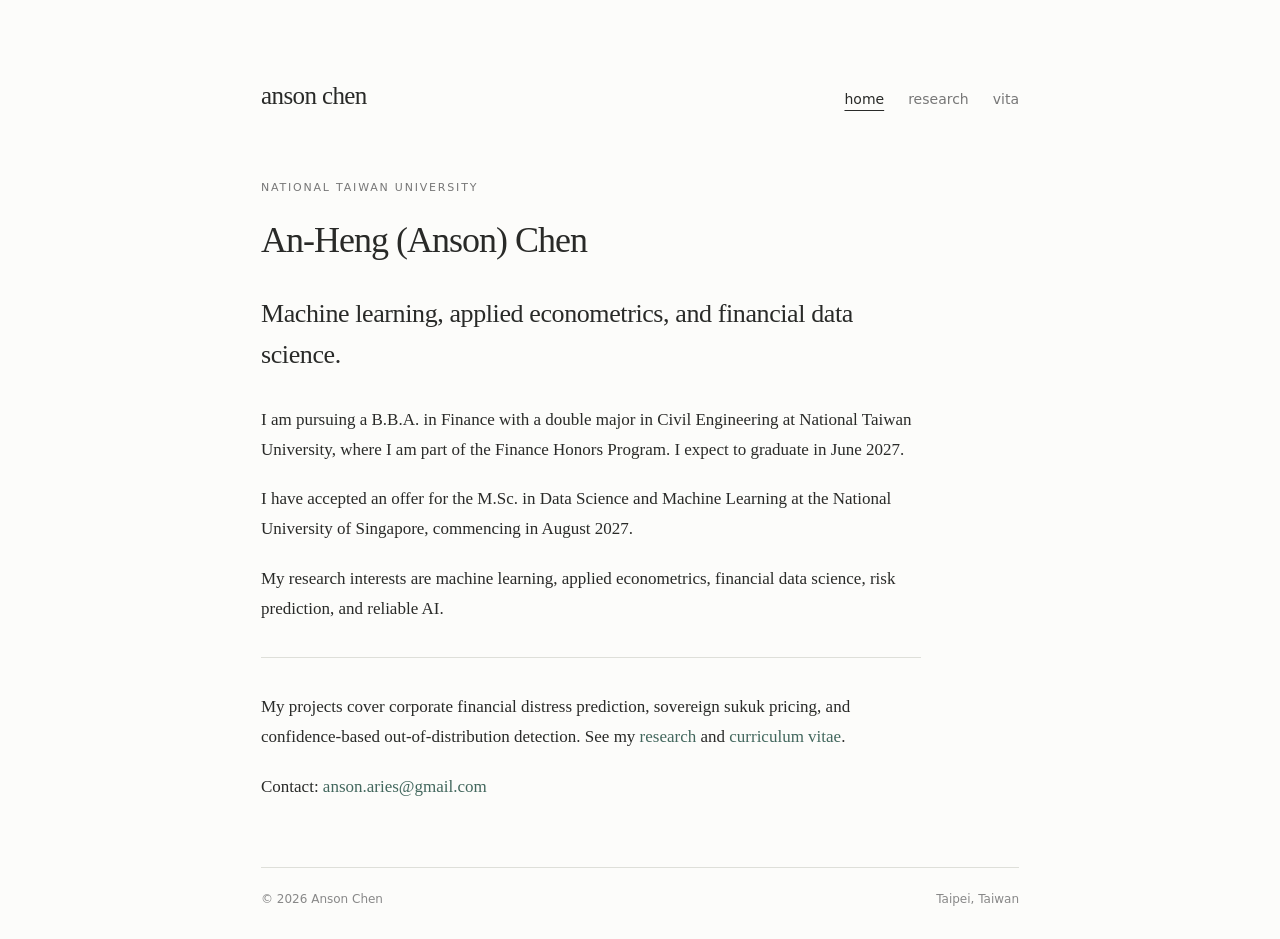
<file: index.html>
<!doctype html><html lang="en"><head><meta charset="utf-8"><meta name="viewport" content="width=device-width,initial-scale=1"><title>Home · Anson Chen</title><meta name="description" content="Anson Chen — finance undergraduate at National Taiwan University. Research interests, experience, and curriculum vitae."><link rel="stylesheet" href="style.css"></head><body><div class="wrap"><header><a class="brand" href="index.html">anson chen</a><nav aria-label="Main navigation"><a href="index.html" aria-current="page">home</a><a href="research.html">research</a><a href="vita.html">vita</a></nav></header><main><div class="eyebrow">National Taiwan University</div><h1>An-Heng (Anson) Chen</h1><p class="lead">Machine learning, applied econometrics, and financial data science.</p><p>I am pursuing a B.B.A. in Finance with a double major in Civil Engineering at National Taiwan University, where I am part of the Finance Honors Program. I expect to graduate in June 2027.</p><p>I have accepted an offer for the M.Sc. in Data Science and Machine Learning at the National University of Singapore, commencing in August 2027.</p><p>My research interests are machine learning, applied econometrics, financial data science, risk prediction, and reliable AI.</p><hr><p>My projects cover corporate financial distress prediction, sovereign sukuk pricing, and confidence-based out-of-distribution detection. See my <a href="research.html">research</a> and <a href="vita.html">curriculum vitae</a>.</p><p>Contact: <a href="mailto:anson.aries@gmail.com">anson.aries@gmail.com</a></p></main><footer><span>© 2026 Anson Chen</span><span>Taipei, Taiwan</span></footer></div></body></html>
</file>
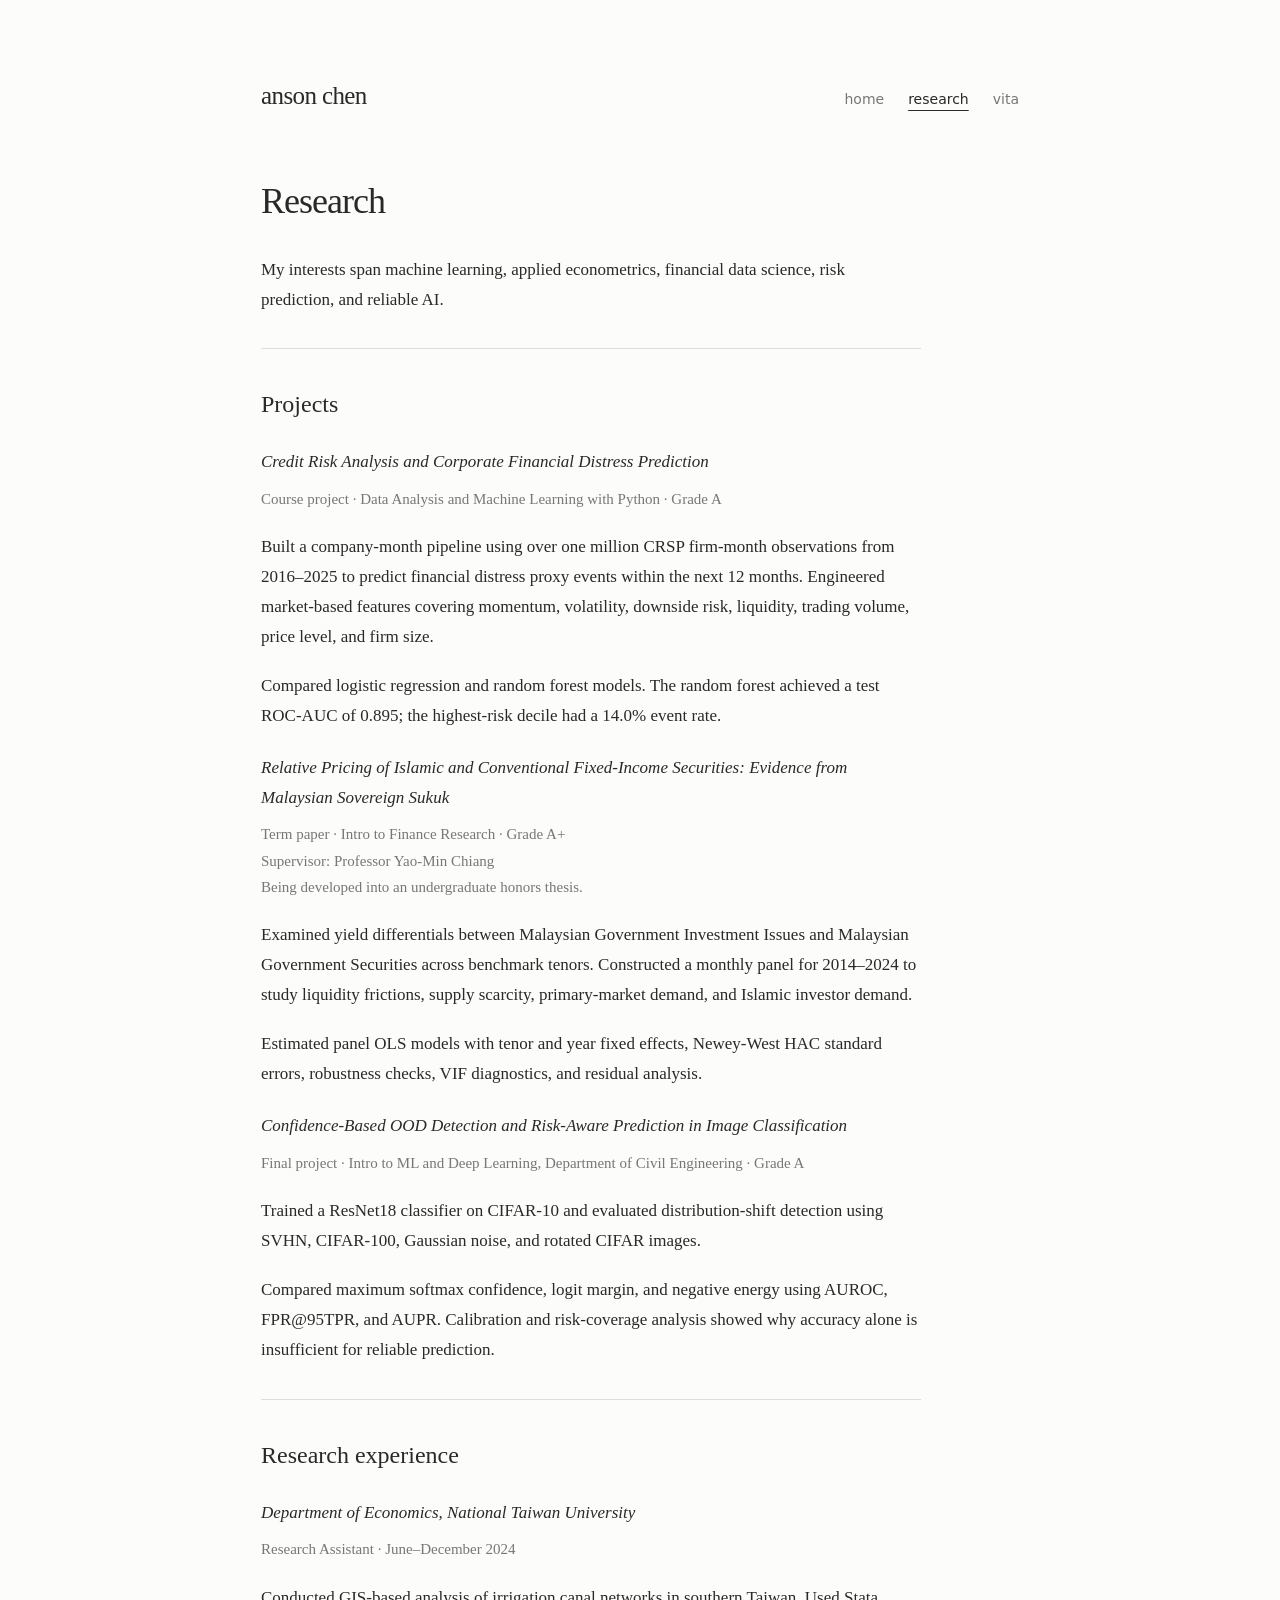
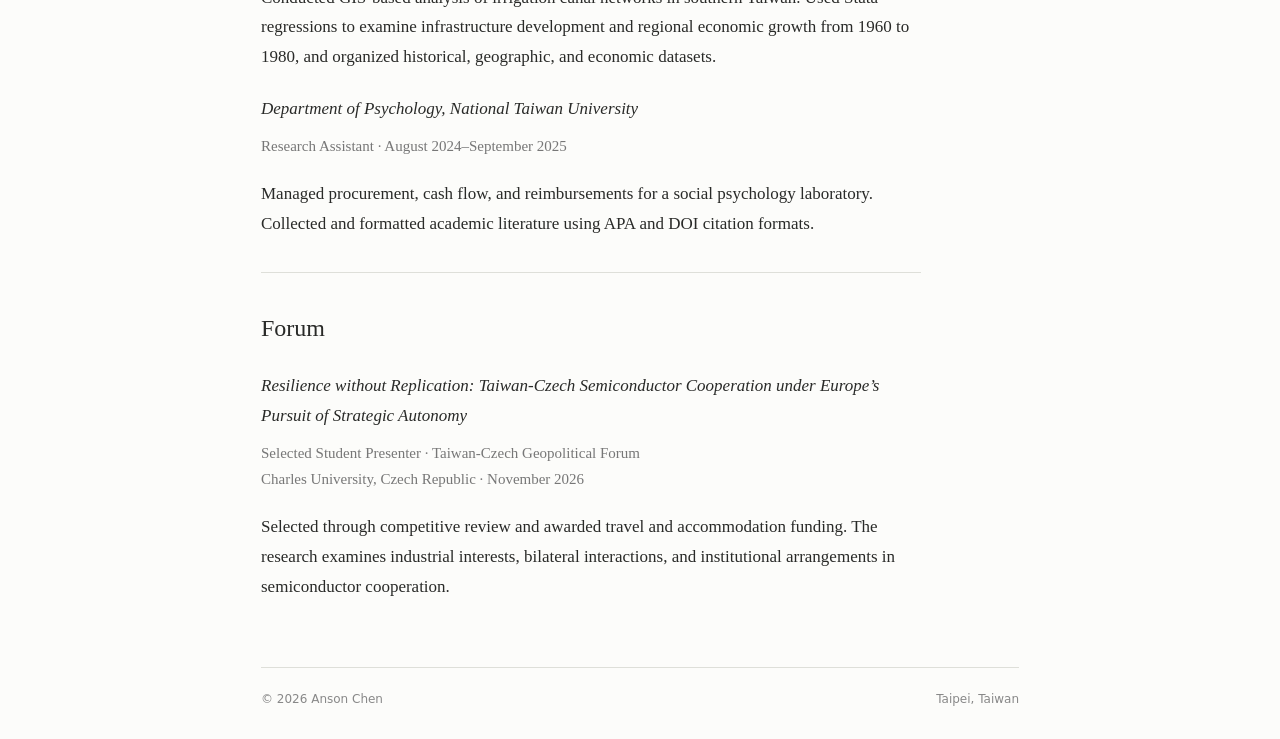
<file: research.html>
<!doctype html><html lang="en"><head><meta charset="utf-8"><meta name="viewport" content="width=device-width,initial-scale=1"><title>Research · Anson Chen</title><meta name="description" content="Anson Chen — finance undergraduate at National Taiwan University. Research interests, experience, and curriculum vitae."><link rel="stylesheet" href="style.css"></head><body><div class="wrap"><header><a class="brand" href="index.html">anson chen</a><nav aria-label="Main navigation"><a href="index.html">home</a><a href="research.html" aria-current="page">research</a><a href="vita.html">vita</a></nav></header><main><h1>Research</h1><p>My interests span machine learning, applied econometrics, financial data science, risk prediction, and reliable AI.</p><hr><h2>Projects</h2><h3>Credit Risk Analysis and Corporate Financial Distress Prediction</h3><p class="detail">Course project · Data Analysis and Machine Learning with Python · Grade A</p><p>Built a company-month pipeline using over one million CRSP firm-month observations from 2016–2025 to predict financial distress proxy events within the next 12 months. Engineered market-based features covering momentum, volatility, downside risk, liquidity, trading volume, price level, and firm size.</p><p>Compared logistic regression and random forest models. The random forest achieved a test ROC-AUC of 0.895; the highest-risk decile had a 14.0% event rate.</p><h3>Relative Pricing of Islamic and Conventional Fixed-Income Securities: Evidence from Malaysian Sovereign Sukuk</h3><p class="detail">Term paper · Intro to Finance Research · Grade A+<br>Supervisor: Professor Yao-Min Chiang<br>Being developed into an undergraduate honors thesis.</p><p>Examined yield differentials between Malaysian Government Investment Issues and Malaysian Government Securities across benchmark tenors. Constructed a monthly panel for 2014–2024 to study liquidity frictions, supply scarcity, primary-market demand, and Islamic investor demand.</p><p>Estimated panel OLS models with tenor and year fixed effects, Newey-West HAC standard errors, robustness checks, VIF diagnostics, and residual analysis.</p><h3>Confidence-Based OOD Detection and Risk-Aware Prediction in Image Classification</h3><p class="detail">Final project · Intro to ML and Deep Learning, Department of Civil Engineering · Grade A</p><p>Trained a ResNet18 classifier on CIFAR-10 and evaluated distribution-shift detection using SVHN, CIFAR-100, Gaussian noise, and rotated CIFAR images.</p><p>Compared maximum softmax confidence, logit margin, and negative energy using AUROC, FPR@95TPR, and AUPR. Calibration and risk-coverage analysis showed why accuracy alone is insufficient for reliable prediction.</p><hr><h2>Research experience</h2><h3>Department of Economics, National Taiwan University</h3><p class="detail">Research Assistant · June–December 2024</p><p>Conducted GIS-based analysis of irrigation canal networks in southern Taiwan. Used Stata regressions to examine infrastructure development and regional economic growth from 1960 to 1980, and organized historical, geographic, and economic datasets.</p><h3>Department of Psychology, National Taiwan University</h3><p class="detail">Research Assistant · August 2024–September 2025</p><p>Managed procurement, cash flow, and reimbursements for a social psychology laboratory. Collected and formatted academic literature using APA and DOI citation formats.</p><hr><h2>Forum</h2><h3>Resilience without Replication: Taiwan-Czech Semiconductor Cooperation under Europe’s Pursuit of Strategic Autonomy</h3><p class="detail">Selected Student Presenter · Taiwan-Czech Geopolitical Forum<br>Charles University, Czech Republic · November 2026</p><p>Selected through competitive review and awarded travel and accommodation funding. The research examines industrial interests, bilateral interactions, and institutional arrangements in semiconductor cooperation.</p></main><footer><span>© 2026 Anson Chen</span><span>Taipei, Taiwan</span></footer></div></body></html>
</file>
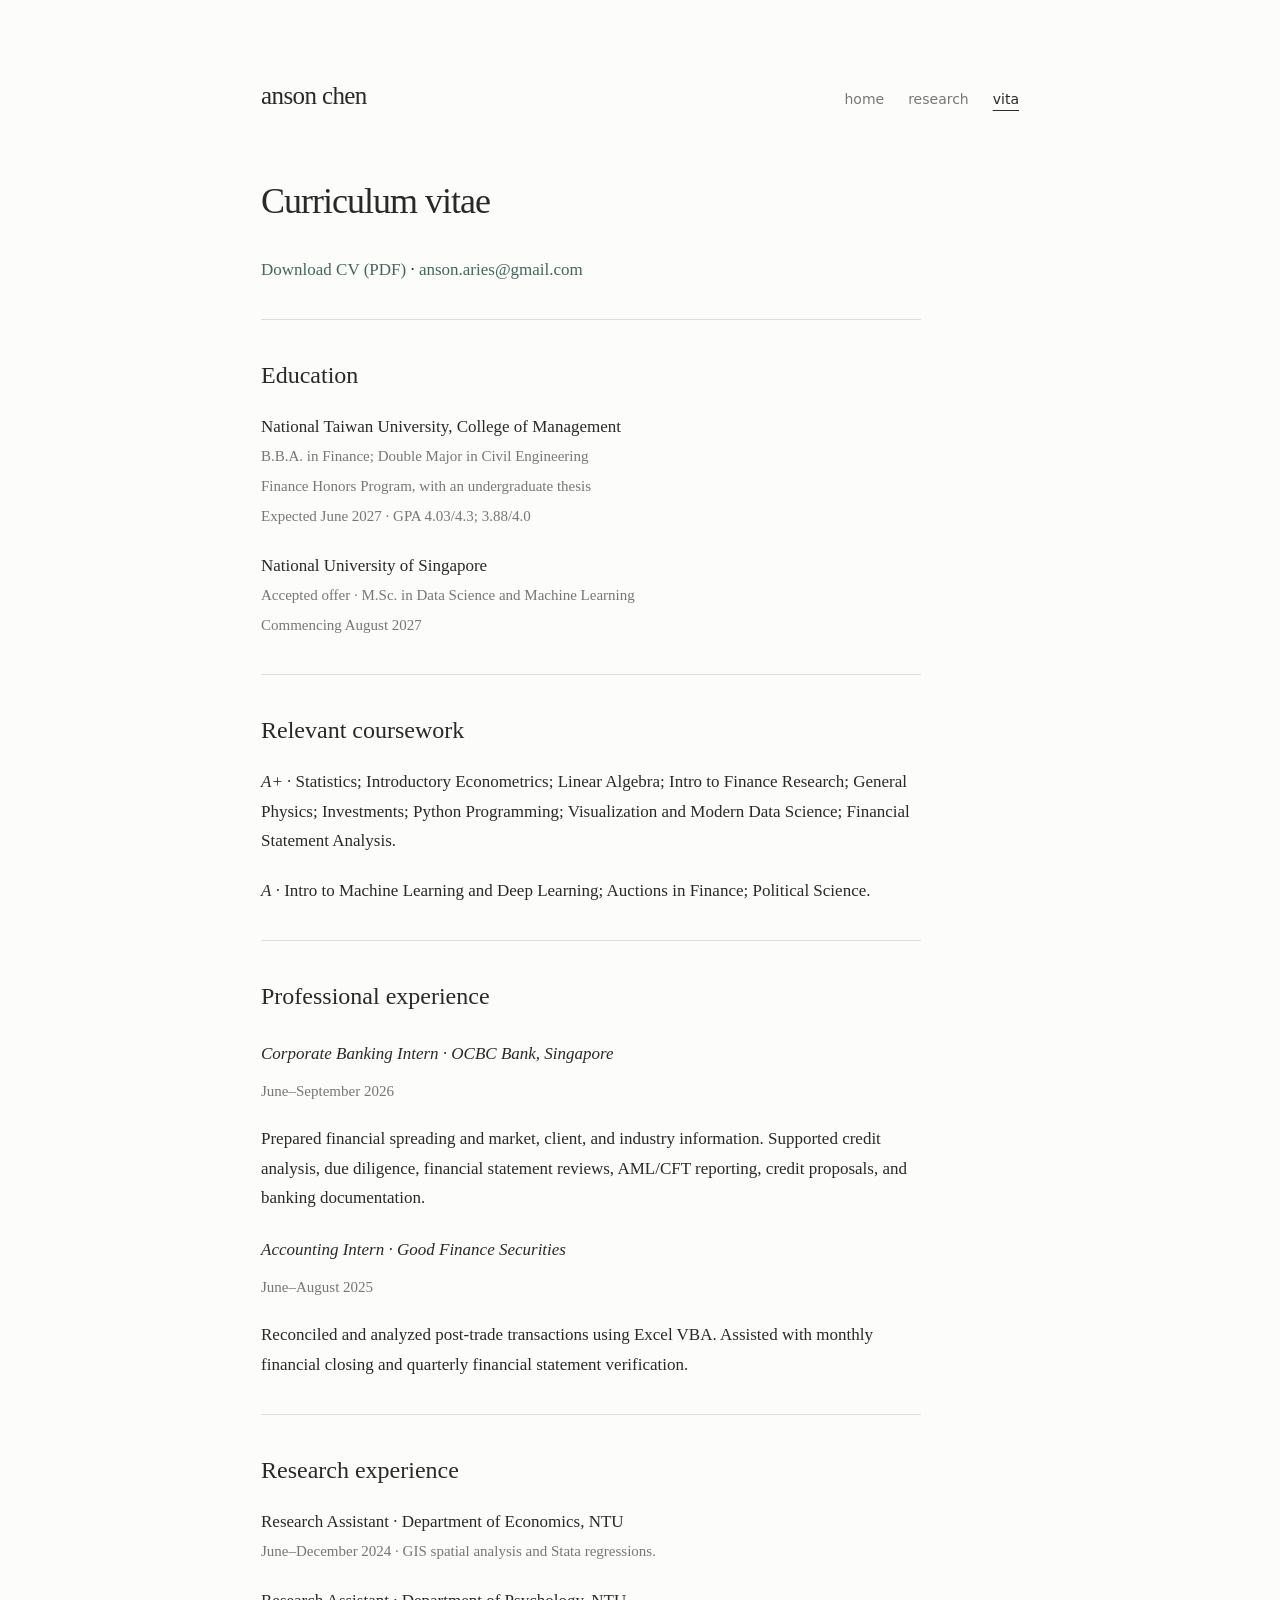
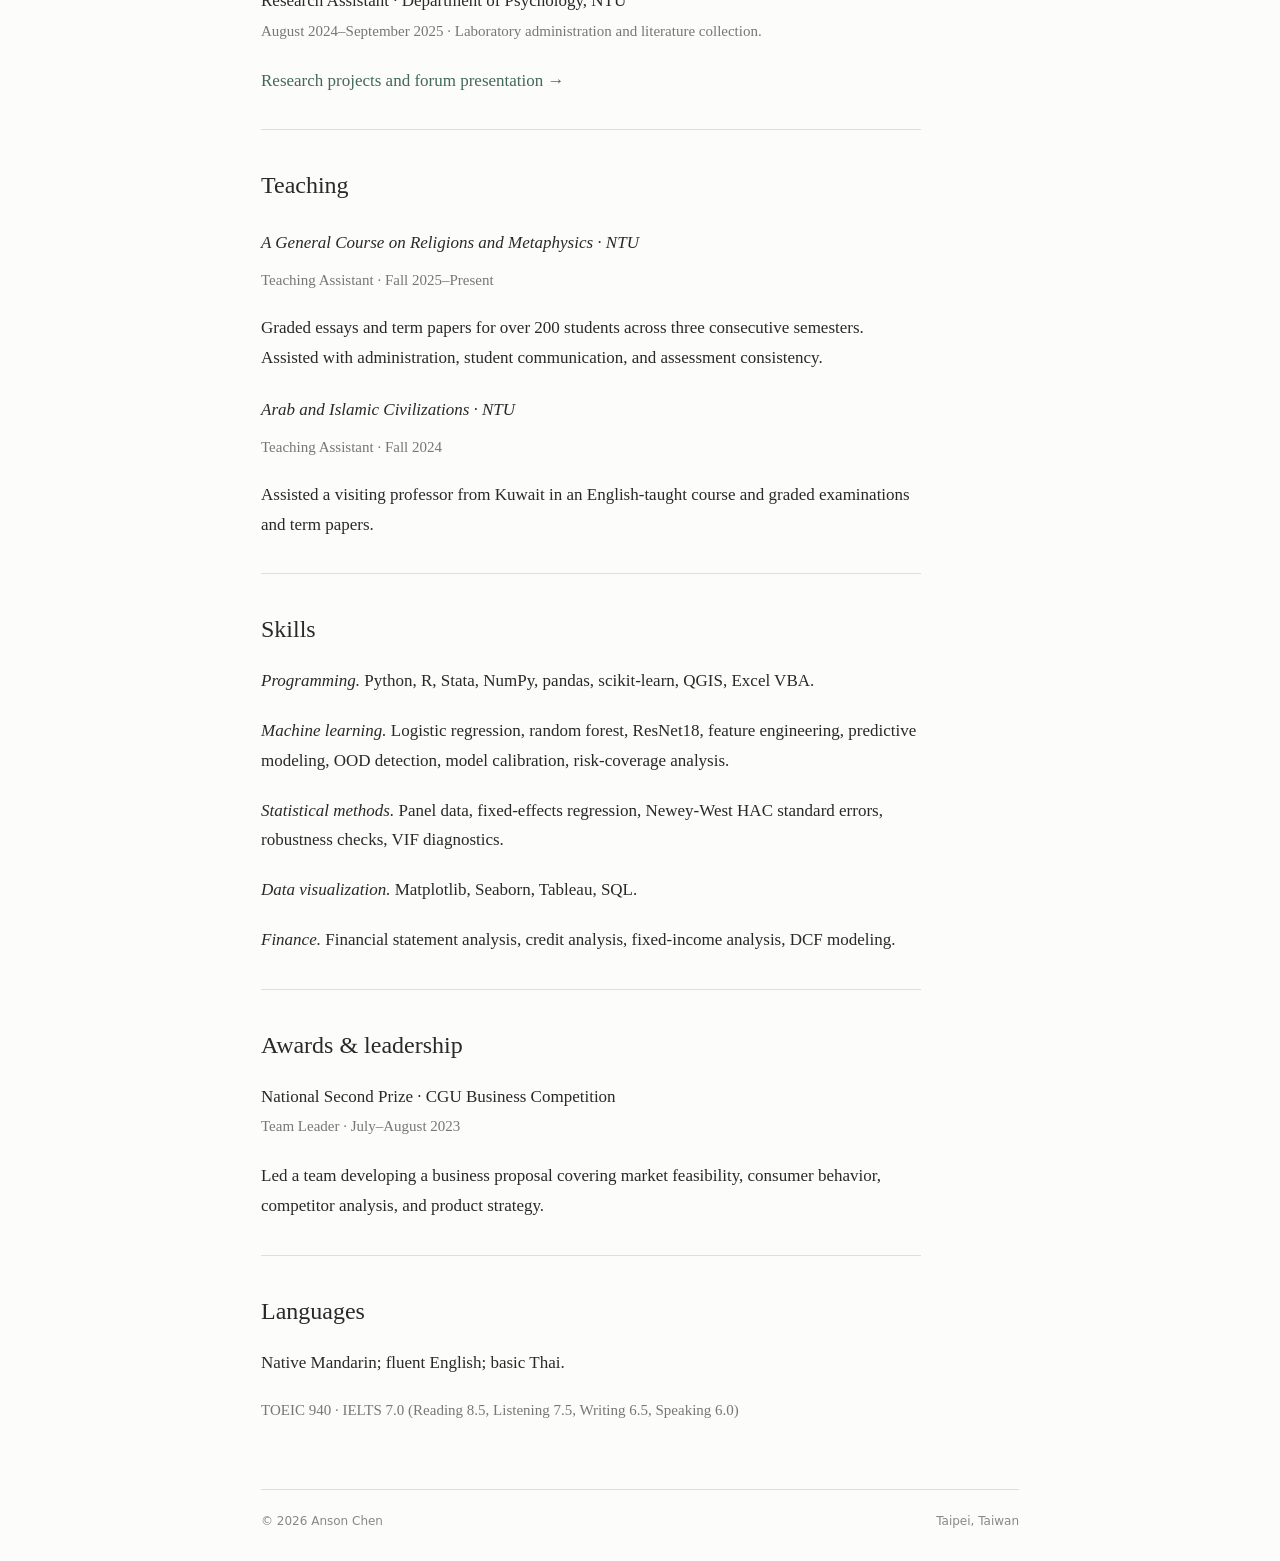
<file: vita.html>
<!doctype html><html lang="en"><head><meta charset="utf-8"><meta name="viewport" content="width=device-width,initial-scale=1"><title>Vita · Anson Chen</title><meta name="description" content="Anson Chen — finance undergraduate at National Taiwan University. Research interests, experience, and curriculum vitae."><link rel="stylesheet" href="style.css"></head><body><div class="wrap"><header><a class="brand" href="index.html">anson chen</a><nav aria-label="Main navigation"><a href="index.html">home</a><a href="research.html">research</a><a href="vita.html" aria-current="page">vita</a></nav></header><main><h1>Curriculum vitae</h1><p><a href="Anson-Chen-CV.pdf" download>Download CV (PDF)</a> · <a href="mailto:anson.aries@gmail.com">anson.aries@gmail.com</a></p><hr><h2>Education</h2><p>National Taiwan University, College of Management<br><span class="detail">B.B.A. in Finance; Double Major in Civil Engineering<br>Finance Honors Program, with an undergraduate thesis<br>Expected June 2027 · GPA 4.03/4.3; 3.88/4.0</span></p><p>National University of Singapore<br><span class="detail">Accepted offer · M.Sc. in Data Science and Machine Learning<br>Commencing August 2027</span></p><hr><h2>Relevant coursework</h2><p><em>A+</em> · Statistics; Introductory Econometrics; Linear Algebra; Intro to Finance Research; General Physics; Investments; Python Programming; Visualization and Modern Data Science; Financial Statement Analysis.</p><p><em>A</em> · Intro to Machine Learning and Deep Learning; Auctions in Finance; Political Science.</p><hr><h2>Professional experience</h2><h3>Corporate Banking Intern · OCBC Bank, Singapore</h3><p class="detail">June–September 2026</p><p>Prepared financial spreading and market, client, and industry information. Supported credit analysis, due diligence, financial statement reviews, AML/CFT reporting, credit proposals, and banking documentation.</p><h3>Accounting Intern · Good Finance Securities</h3><p class="detail">June–August 2025</p><p>Reconciled and analyzed post-trade transactions using Excel VBA. Assisted with monthly financial closing and quarterly financial statement verification.</p><hr><h2>Research experience</h2><p>Research Assistant · Department of Economics, NTU<br><span class="detail">June–December 2024 · GIS spatial analysis and Stata regressions.</span></p><p>Research Assistant · Department of Psychology, NTU<br><span class="detail">August 2024–September 2025 · Laboratory administration and literature collection.</span></p><p><a href="research.html">Research projects and forum presentation →</a></p><hr><h2>Teaching</h2><h3>A General Course on Religions and Metaphysics · NTU</h3><p class="detail">Teaching Assistant · Fall 2025–Present</p><p>Graded essays and term papers for over 200 students across three consecutive semesters. Assisted with administration, student communication, and assessment consistency.</p><h3>Arab and Islamic Civilizations · NTU</h3><p class="detail">Teaching Assistant · Fall 2024</p><p>Assisted a visiting professor from Kuwait in an English-taught course and graded examinations and term papers.</p><hr><h2>Skills</h2><p><em>Programming.</em> Python, R, Stata, NumPy, pandas, scikit-learn, QGIS, Excel VBA.</p><p><em>Machine learning.</em> Logistic regression, random forest, ResNet18, feature engineering, predictive modeling, OOD detection, model calibration, risk-coverage analysis.</p><p><em>Statistical methods.</em> Panel data, fixed-effects regression, Newey-West HAC standard errors, robustness checks, VIF diagnostics.</p><p><em>Data visualization.</em> Matplotlib, Seaborn, Tableau, SQL.</p><p><em>Finance.</em> Financial statement analysis, credit analysis, fixed-income analysis, DCF modeling.</p><hr><h2>Awards &amp; leadership</h2><p>National Second Prize · CGU Business Competition<br><span class="detail">Team Leader · July–August 2023</span></p><p>Led a team developing a business proposal covering market feasibility, consumer behavior, competitor analysis, and product strategy.</p><hr><h2>Languages</h2><p>Native Mandarin; fluent English; basic Thai.</p><p class="detail">TOEIC 940 · IELTS 7.0 (Reading 8.5, Listening 7.5, Writing 6.5, Speaking 6.0)</p></main><footer><span>© 2026 Anson Chen</span><span>Taipei, Taiwan</span></footer></div></body></html>
</file>
<file: style.css>
*{box-sizing:border-box}html{scroll-behavior:smooth}body{margin:0;background:#fcfcfa;color:#292a28;font:17px/1.75 Georgia,"Times New Roman",serif}a{color:#42675d;text-decoration:none}a:hover{text-decoration:underline;text-underline-offset:4px}a:focus-visible{outline:2px solid #42675d;outline-offset:6px}.wrap{max-width:850px;margin:auto;padding:74px 46px 30px}header{display:flex;justify-content:space-between;align-items:baseline;gap:30px;padding-bottom:62px}.brand{font-size:25px;letter-spacing:-.6px;color:inherit}nav{display:flex;gap:24px;font:14px/1.5 system-ui,sans-serif}nav a{color:#777}nav a[aria-current=page]{color:#292a28;text-decoration:underline;text-underline-offset:6px}main{max-width:660px;min-height:520px}h1{font-size:36px;font-weight:400;line-height:1.2;letter-spacing:-1px;margin:0 0 32px}h2{font-size:24px;font-weight:400;margin:32px 0 16px}h3{font-size:17px;font-weight:400;font-style:italic;margin:22px 0 9px}p{margin:0 0 20px}.lead{font-size:26px;line-height:1.55;letter-spacing:-.4px;margin:14px 0 30px}.muted,.detail{color:#777}.detail{font-size:15px}hr{border:0;border-top:1px solid #dedfd9;margin:34px 0}ul{padding-left:20px}li{margin:10px 0}.entry{margin-bottom:22px}.entry p{margin:0}.date{color:#777;font-size:15px}footer{margin-top:65px;padding-top:22px;border-top:1px solid #dedfd9;color:#888;font:12px/1.6 system-ui,sans-serif;display:flex;justify-content:space-between}.eyebrow{font:11px/1.4 system-ui,sans-serif;letter-spacing:1.8px;color:#777;text-transform:uppercase;margin-bottom:24px}@media(max-width:600px){.wrap{padding:35px 25px 24px}header{display:block;padding-bottom:46px}nav{margin-top:18px;gap:25px}h1{font-size:31px}.lead{font-size:23px}footer{margin-top:45px}main{min-height:400px}}
</file>
